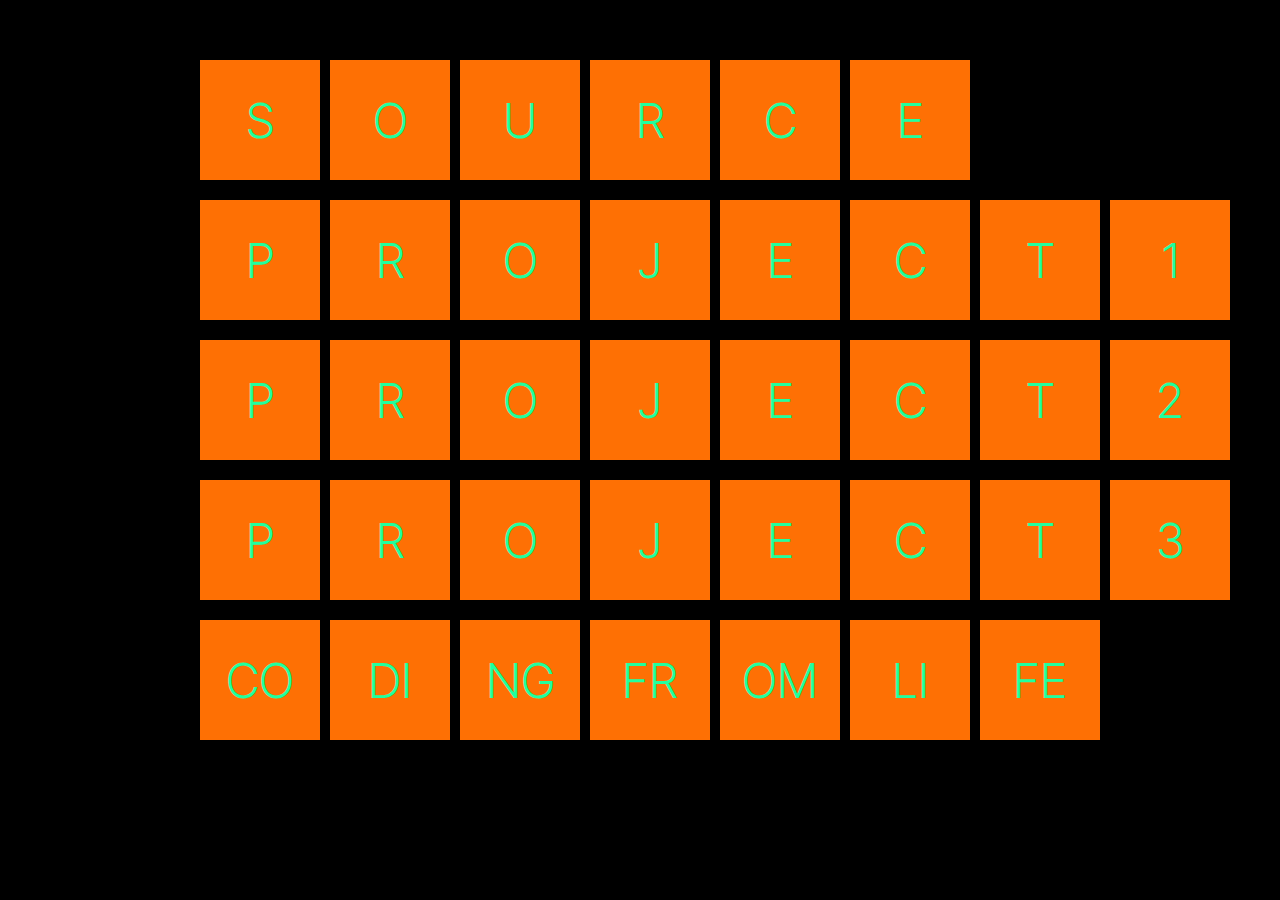
<file: index.html>
<!DOCTYPE html>
<html lang="en">
<head>
  <link rel="stylesheet" href="style.css">
  <meta charset="UTF-8">
  <meta name="viewport" content="width=device-width, initial-scale=1.0">
  <title>Shiyue Wang</title>
</head>
<body>
  <a style="display:block; cursor: pointer;" href="https://source.f22.href.blue/">
 <div class="heading">
    <div class="wrapper"><p class="heading-text">S</p></div>
    <div class="wrapper"><p class="heading-text">O</p></div>
    <div class="wrapper"><p class="heading-text">U</p></div>
    <div class="wrapper"><p class="heading-text">R</p></div>
    <div class="wrapper"><p class="heading-text">C</p></div>
    <div class="wrapper"><p class="heading-text">E</p></div>
  </div>
</a>

  <a style="display:block; cursor: pointer;" href="Project-1/index.html">
  <div class="project1">
    <div class="wrapper"><p class="heading-text">P</p></div>
    <div class="wrapper"><p class="heading-text">R</p></div>
    <div class="wrapper"><p class="heading-text">O</p></div>
    <div class="wrapper"><p class="heading-text">J</p></div>
    <div class="wrapper"><p class="heading-text">E</p></div>
    <div class="wrapper"><p class="heading-text">C</p></div>
    <div class="wrapper"><p class="heading-text">T</p></div>
    <div class="wrapper"><p class="heading-text">1</p></div>
    </div>
  </a>

  <a style="display:block; cursor: pointer;" href="Project-2/index.html">
  <div class="project2">
    <div class="wrapper"><p class="heading-text">P</p></div>
    <div class="wrapper"><p class="heading-text">R</p></div>
    <div class="wrapper"><p class="heading-text">O</p></div>
    <div class="wrapper"><p class="heading-text">J</p></div>
    <div class="wrapper"><p class="heading-text">E</p></div>
    <div class="wrapper"><p class="heading-text">C</p></div>
    <div class="wrapper"><p class="heading-text">T</p></div>
    <div class="wrapper"><p class="heading-text">2</p></div>

    </div>
    </a>

    <a style="display:block; cursor: pointer;" href="../source-website/Project-3/index.html">
    <div class="project3">
      <div class="wrapper"><p class="heading-text">P</p></div>
      <div class="wrapper"><p class="heading-text">R</p></div>
      <div class="wrapper"><p class="heading-text">O</p></div>
      <div class="wrapper"><p class="heading-text">J</p></div>
      <div class="wrapper"><p class="heading-text">E</p></div>
      <div class="wrapper"><p class="heading-text">C</p></div>
      <div class="wrapper"><p class="heading-text">T</p></div>
      <div class="wrapper"><p class="heading-text">3</p></div>
      </div>
</a>

<a style="display:block; cursor: pointer;" href="exercises/coding-from-life/index.html">
  <div class="codingfromlife">
    <div class="wrapper"><p class="heading-text">CO</p></div>
    <div class="wrapper"><p class="heading-text">DI</p></div>
    <div class="wrapper"><p class="heading-text">NG</p></div>
    <div class="wrapper"><p class="heading-text">FR</p></div>

    <div class="wrapper"><p class="heading-text">OM</p></div>
    <div class="wrapper"><p class="heading-text">LI</p></div>
    <div class="wrapper"><p class="heading-text">FE</p></div>

 </div>
</a>




</body>


</html>
</file>
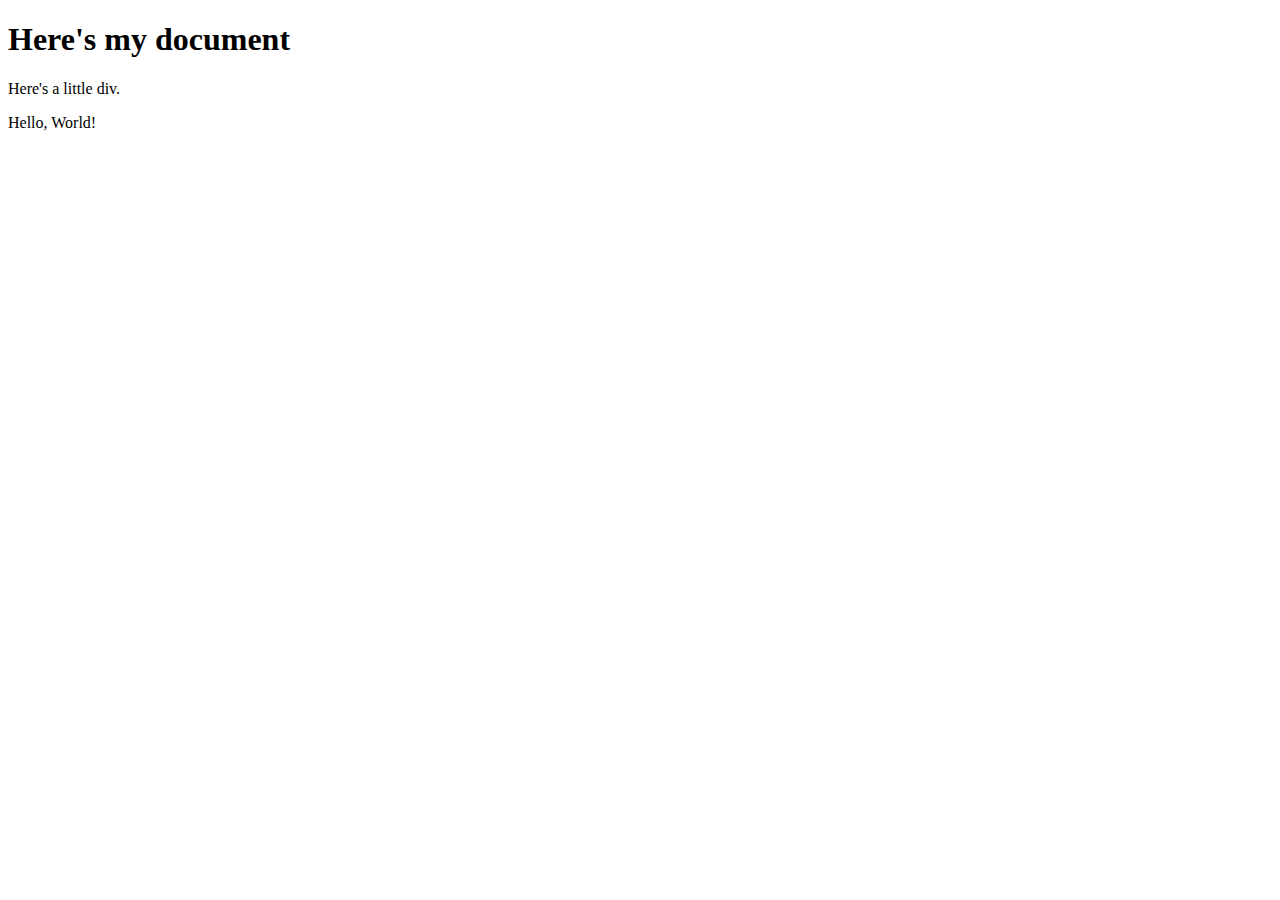
<file: JS/index.html>
<!DOCTYPE html>
<html lang="en">
<head>
  <meta charset="UTF-8">
  <meta http-equiv="X-UA-Compatible" content="IE=edge">
  <meta name="viewport" content="width=device-width, initial-scale=1.0">
  <title>Document</title>
</head>
<body>
  <h1>Here's my document</h1>  
  <div>Here's a little div.</div>
  <p id="my-text"></p>



  <script src="script.js"></script>
</body>
</html>
</file>
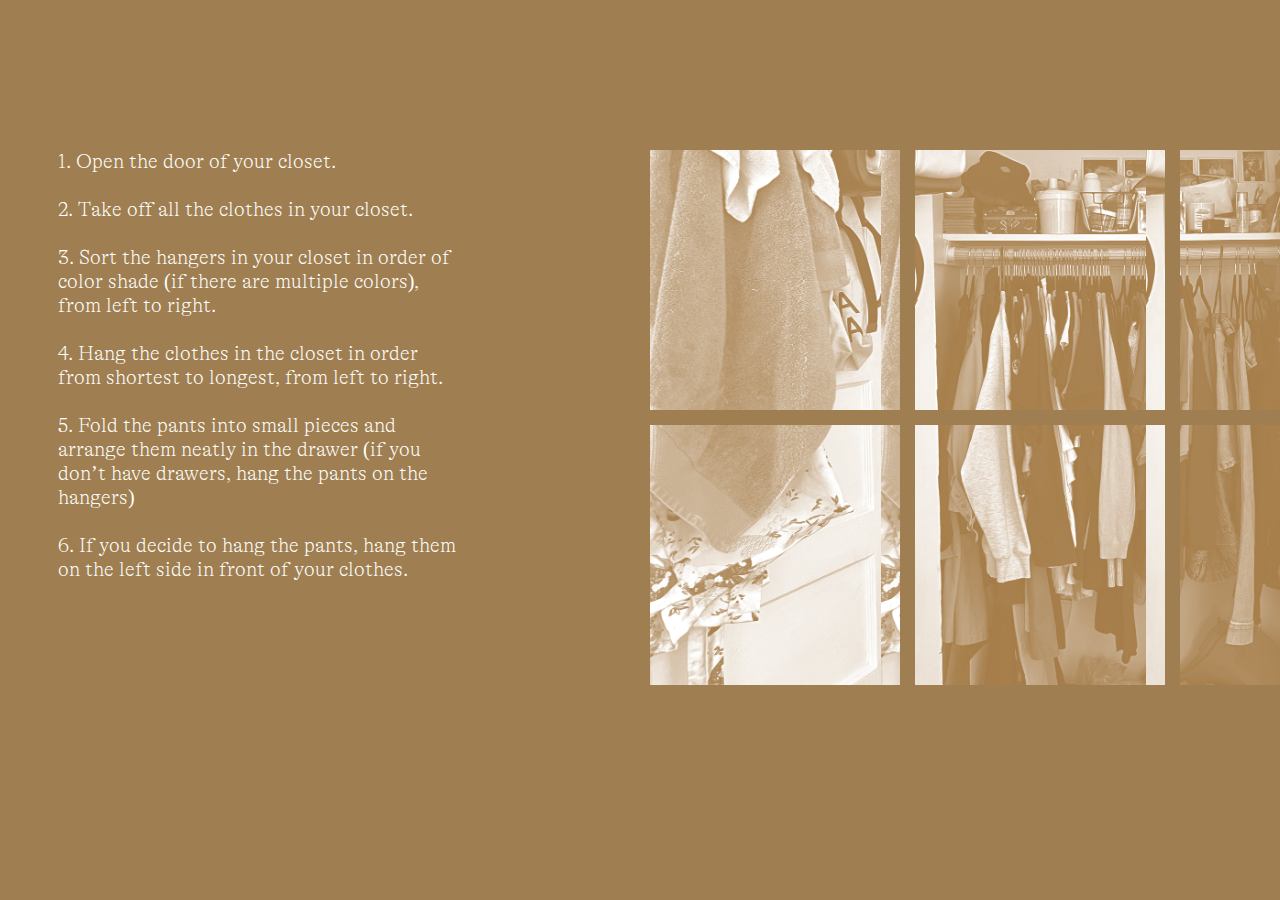
<file: Project-1/index.html>
<!DOCTYPE html>
<html lang="en">
<head>
  <meta charset="UTF-8">
  <meta name="viewport" content="width=device-width, initial-scale=1.0">
  <title>Get your closet back to order</title>
  <link href="style.css" rel="stylesheet">
</head>

<body>
  <div class="text">
    1. Open the door of your closet. <br><br>
2. Take off all the clothes in your closet.<br><br>
3. Sort the hangers in your closet in order of color shade (if there are multiple colors), from left to right.<br><br>
4. Hang the clothes in the closet in order from shortest to longest, from left to right.<br><br>
5. Fold the pants into small pieces and arrange them neatly in the drawer (if you don’t have drawers, hang the pants on the hangers)<br><br>
6. If you decide to hang the pants, hang them on the left side in front of your clothes.


  
  </div>
  <div class="container-1" tabindex="0"></div>
  <div class="container-2" tabindex="0"></div>
  <div class="container-3" tabindex="0"></div>
  <div class="container-4" tabindex="0"></div>
  <div class="container-5" tabindex="0"></div>
  <div class="container-6" tabindex="0"></div>





    
  













 




</body>

</html>
</file>
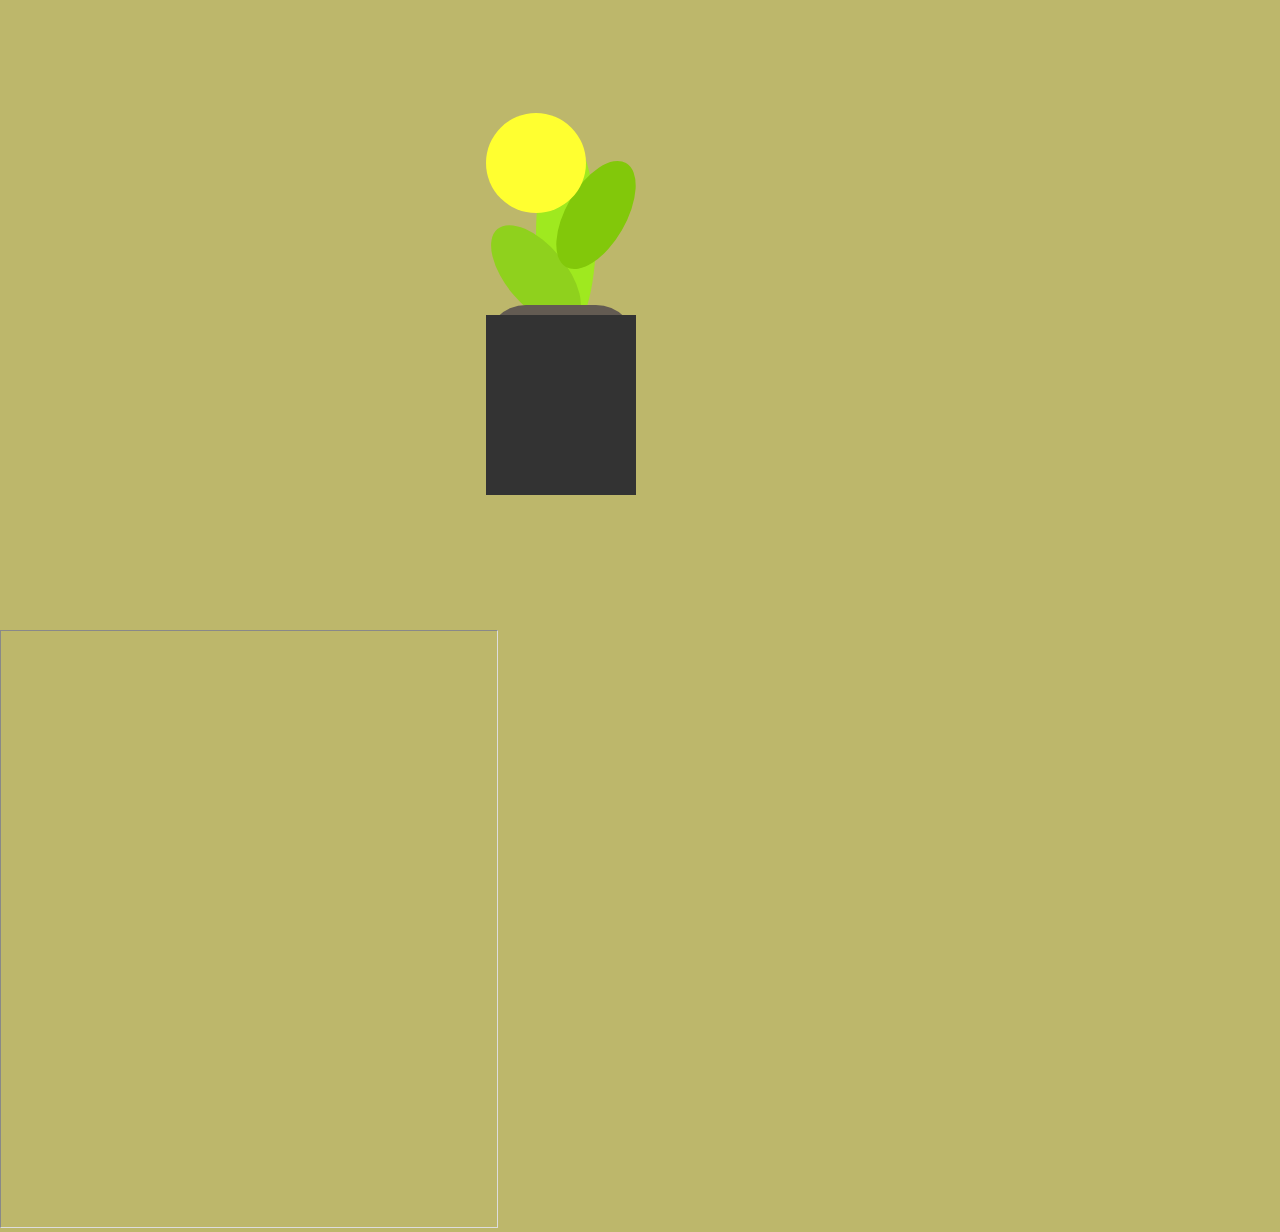
<file: exercises/coding-from-life/index.html>
<!DOCTYPE html>
<html lang="en">
<head>
  <meta charset="UTF-8">
  <meta http-equiv="X-UA-Compatible" content="IE=edge">
  <meta name="viewport" content="width=device-width, initial-scale=1.0">
  <title>20220927</title>
  <link rel="stylesheet" href="reset.css">
  <link rel="stylesheet" href="main.css">
</head>
<body>

<div class="container">
<div class="plant">
  <div class="plant-top"></div>

  <div class="plant-pot">

  </div>
  <div class="plant-leaves-1 plant-leaves"></div>
  <div class="plant-leaves-2 plant-leaves"></div>
  <div class="plant-leaves-3 plant-leaves"></div>
</div>
<div class="candle"></div>
<div class="smile"></div>
<div class="tape"></div>


</div>


</div>

<iframe src="http://www.staggeringbeauty.com/" style="border: 1px inset #ddd" width="498" height="598"></iframe>
</body>
</html>
</file>
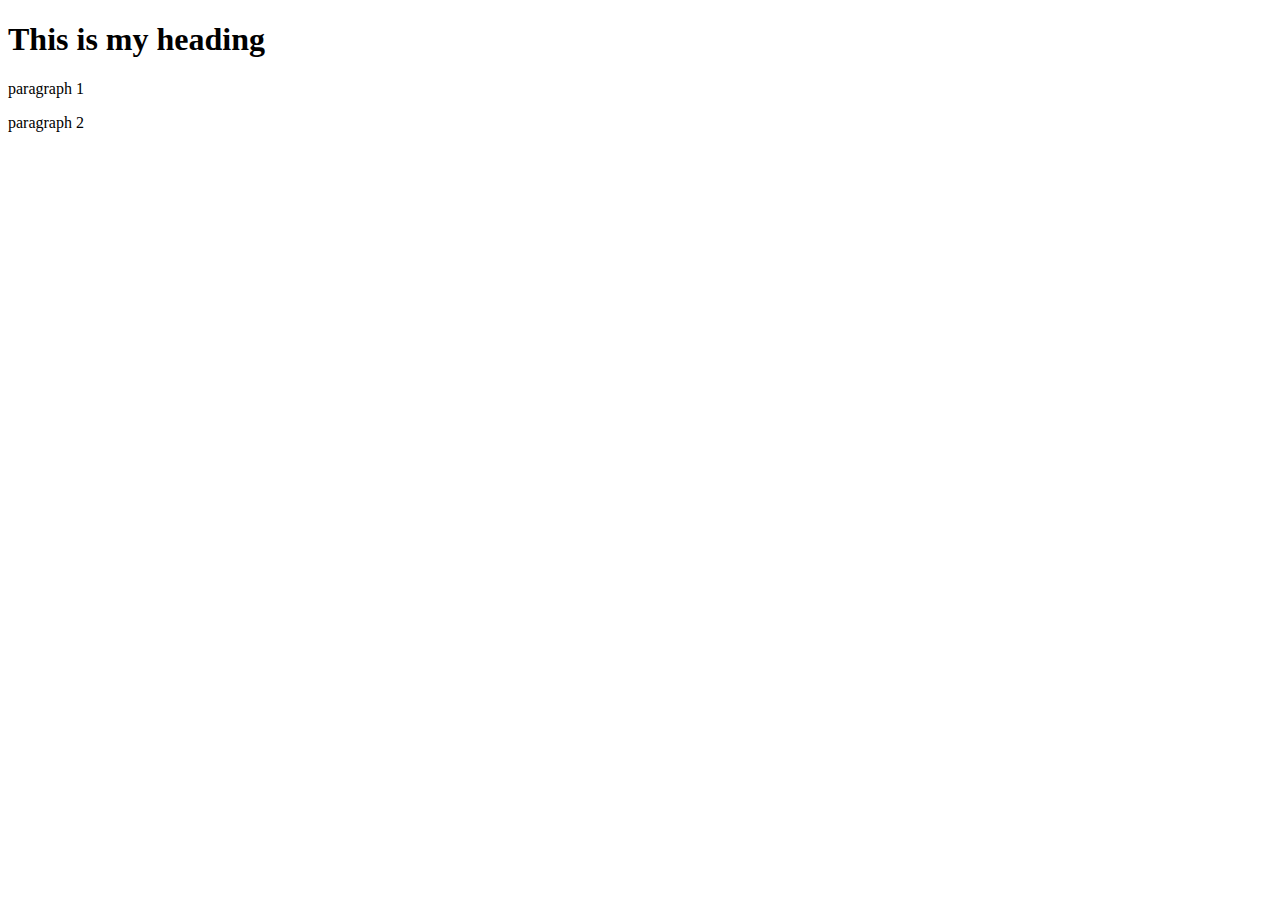
<file: JS/html/index.html>
<!DOCTYPE html>
<html lang="en">
<head>
  <meta charset="UTF-8">
  <meta http-equiv="X-UA-Compatible" content="IE=edge">
  <meta name="viewport" content="width=device-width, initial-scale=1.0">
  <title>Document</title>
<style>

</style>
</head>
<body>
    <h1 id="heading">This is my heading</h1>
    <p>paragraph 1</p>
    <p>paragraph 2</p>
<ul></ul>
</body>
</html>
</file>
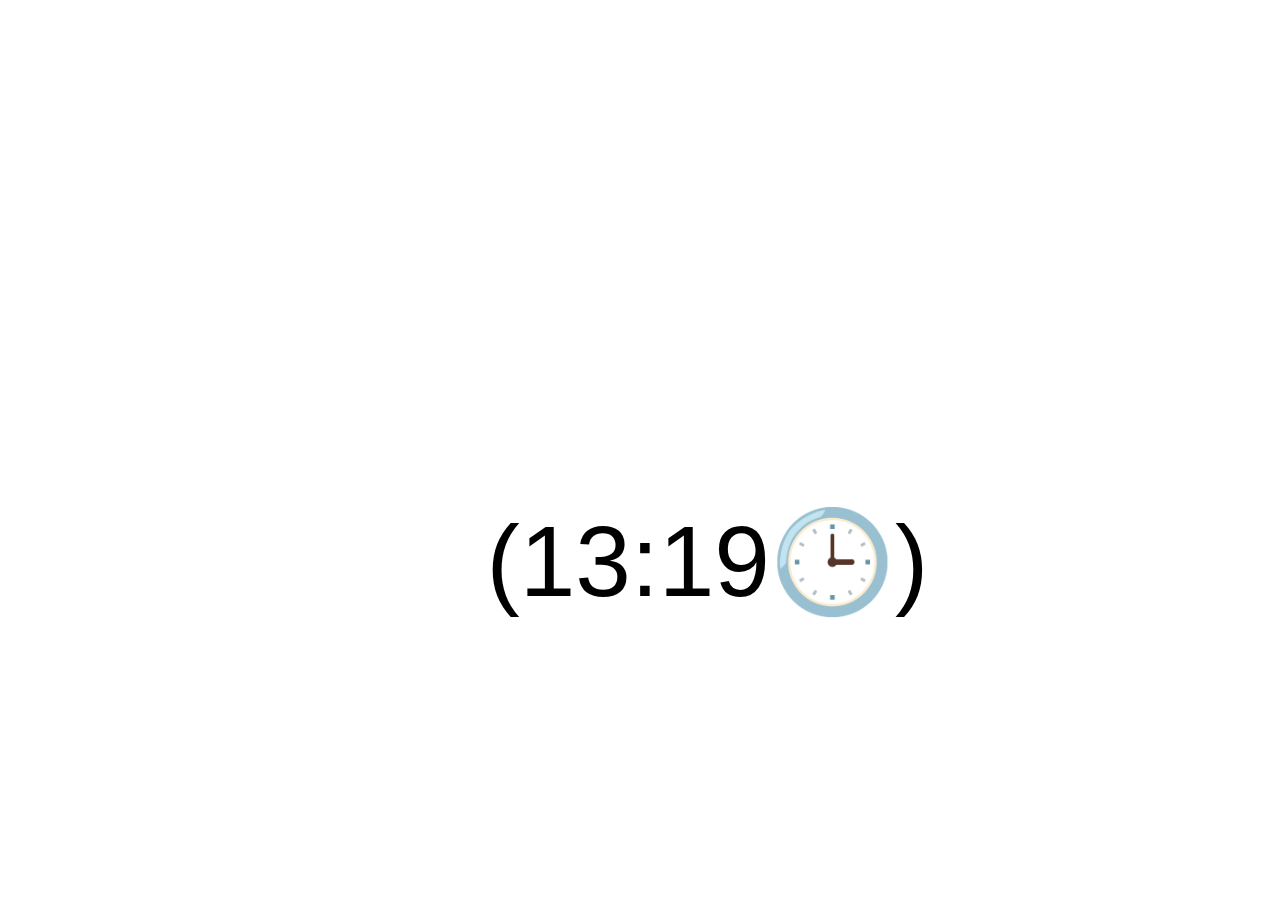
<file: exercises/coding-from-life/ambient/index.html>
<!DOCTYPE html>
<html lang="en">
<head>
    <meta charset="UTF-8">
    <meta http-equiv="X-UA-Compatible" content="IE=edge">
    <meta name="viewport" content="width=device-width, initial-scale=1.0">
    <title>ambient</title>
<style>
    p{
        font-size:100px;
        font-family: sans-serif;
        text-align:center;
        /* animation: gradient 1s ease infinite; */
    }
    body{
        background:linear-gradient(0.25turn, #0D3CD1, #A2D4ED, #4698C6, #A2D4ED, #0D3CD1;);
        animation-name: linearGradient;
        /* animation-duration: 3s; */
        animation-iteration-count: infinite;
        height:100vh;
    }
    #content{
        position: absolute;
        bottom:20%;
        left:38%;

    }

    @keyframes blink{
        0%{
            opacity: 1.0;
        }
        50% {
            opacity: 0.0;
        }
        100%{
            opacity: 1.0;
        }
    }

    @keyframes linearGradient{
        0% {
            background-position: 0vw 0vw;
        }
        50% {
            background-position: 100vw 0vw;
        }
        100% {
            background-position: 0vw 0vw;
        }
    }
</style>
</head>
<body>
 <div id="content">
<p id="currentTemperature"></p>
<p id="currentTime"></p>
</div>

<script>
    let tempE1 = document.querySelector('#currentTemperature');
    const url = 'https://api.open-meteo.com/v1/forecast?latitude=40.71&longitude=-74.01&current_weather=true&temperature_unit=fahrenheit';

    fetch(url)
    .then((response) => response.json())
    .then((data) => {
        console.log(data);
        let currentTemp = data['current_weather']['temperature'];
        tempE1.innerText = '(' + currentTemp+ '°'+ '😨' + ')';
        if (currentTemp > 60) {
            document.body.style.background = 'orange'; 
        }
        else{
            //tempE1.style.color = 'white'
            document.body.style.background = 'linear-gradient(0.25turn, #0D3CD1, #A2D4ED, #4698C6, #A2D4ED, #0D3CD1)';
            document.body.style.color = '#0D3CD1';
        }
                // console.log(data['current_weather']['windspeed'])
        let windspeed = data['current_weather']['windspeed'];
        document.body.style.animationDuration = windspeed + 's';

    });

    
//    fetch(url)
//     .then((response) => response.json())
//     .then((data) => {
//         console.log(data);
//         let currentTime = data['hourly']['time'];
//         hourly.innerText = currentTime;+'🕒'
//     });
let hourly = document.querySelector('#currentTime');
let now = new Date();
hourly.innerText = '(' + now.getHours()+':' + now.getMinutes() + '🕒' + ')';


</script>
</body>

</html>
</file>
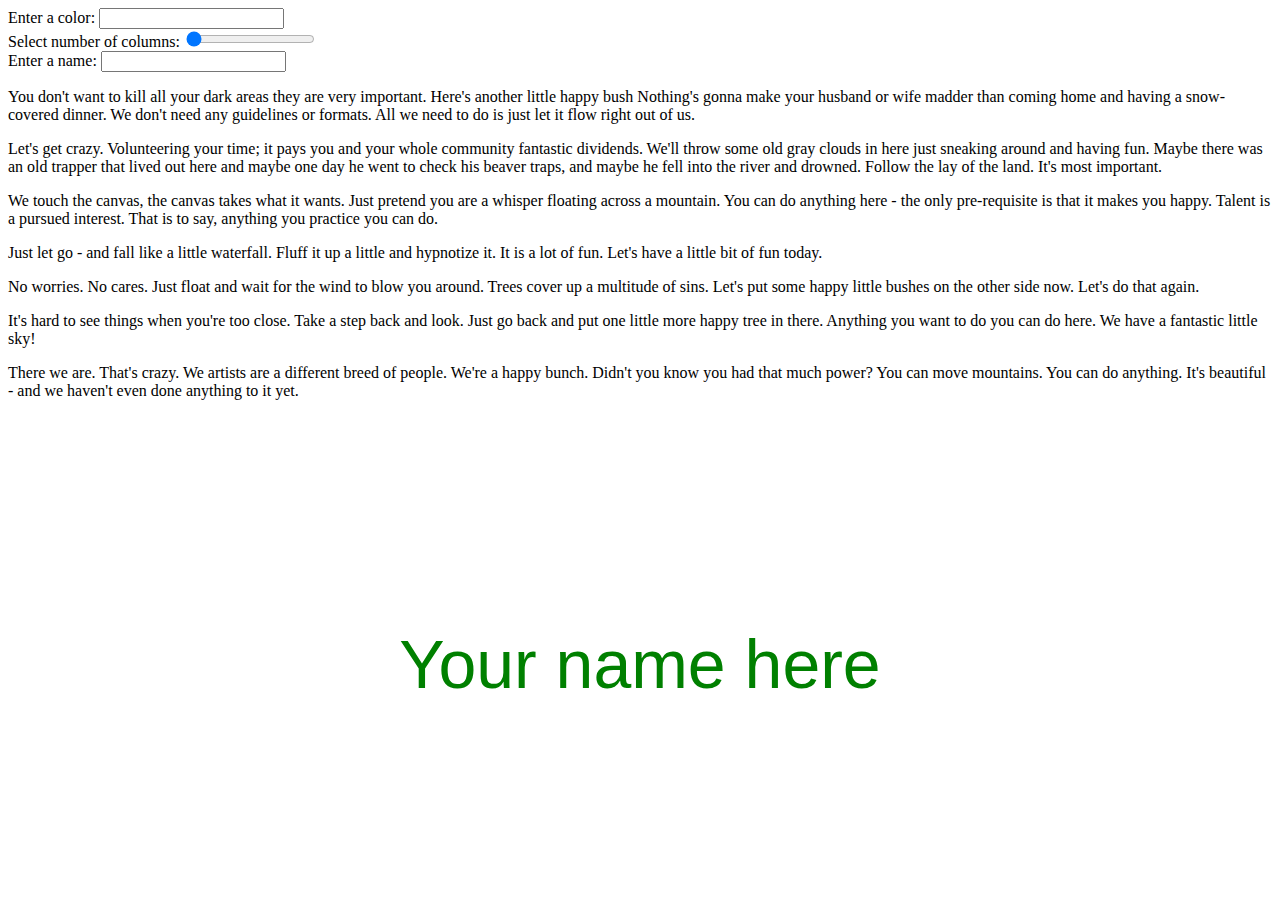
<file: exercises/coding-from-life/talk-to-me/index.html>
<!DOCTYPE html>
<html lang="en">
<head>
  <meta charset="UTF-8">
  <meta http-equiv="X-UA-Compatible" content="IE=edge">
  <meta name="viewport" content="width=device-width, initial-scale=1.0">
  <title>Talk to Me</title>
  <style>
    .big-type {
      color: green;
      font-size: 68px;
      font-family: sans-serif;
      text-align: center;
      margin-top: 25vh;
    }
  </style>
</head>
<body>
  <form>
    <div class="form-example">
      <label for="color-input">Enter a color: </label>
      <input name="color-input" id="color">
    </div>
    <div class="form-example">
      <label for="column-input">Select number of columns: </label>
      <input type="range" value="1" min="1" max="12" name="column-input" id="columns">
    </div>
    <div class="form-example">
      <label for="name-input">Enter a name: </label>
      <input name="name-input" id="name">
    </div>
  </form>
  <div class="text">
    <p>You don't want to kill all your dark areas they are very important. Here's another little happy bush Nothing's gonna make your husband or wife madder than coming home and having a snow-covered dinner. We don't need any guidelines or formats. All we need to do is just let it flow right out of us.</p>
    <p>Let's get crazy. Volunteering your time; it pays you and your whole community fantastic dividends. We'll throw some old gray clouds in here just sneaking around and having fun. Maybe there was an old trapper that lived out here and maybe one day he went to check his beaver traps, and maybe he fell into the river and drowned. Follow the lay of the land. It's most important.</p>
    <p>We touch the canvas, the canvas takes what it wants. Just pretend you are a whisper floating across a mountain. You can do anything here - the only pre-requisite is that it makes you happy. Talent is a pursued interest. That is to say, anything you practice you can do.</p>
    <p>Just let go - and fall like a little waterfall. Fluff it up a little and hypnotize it. It is a lot of fun. Let's have a little bit of fun today.</p>
    <p>No worries. No cares. Just float and wait for the wind to blow you around. Trees cover up a multitude of sins. Let's put some happy little bushes on the other side now. Let's do that again.</p>
    <p>It's hard to see things when you're too close. Take a step back and look. Just go back and put one little more happy tree in there. Anything you want to do you can do here. We have a fantastic little sky!</p>
    <p>There we are. That's crazy. We artists are a different breed of people. We're a happy bunch. Didn't you know you had that much power? You can move mountains. You can do anything. It's beautiful - and we haven't even done anything to it yet.</p>
  </div>
  <div class="big-type">
    Your name here
  </div>
  <script>
    // Get the input element
    let inputEl = document.querySelector('#color');

    // Add an event listener that handles input events from the user
    inputEl.addEventListener('input', () => {
      // Get the current value of input
      let value = inputEl.value;

      // How do we set the background color of the body?
      // Get the body element.
      let bodyEl = document.querySelector('body');

      // Set the background color.
      bodyEl.style.backgroundColor = value;
    });
    
    let columnInputEl = document.querySelector('#columns');
    columnInputEl.addEventListener('input', () => {
      let value = columnInputEl.value;
      let textEl = document.querySelector('.text');
      textEl.style.columns = value;
    });

    let nameInputEl = document.querySelector('#name');
    nameInputEl.addEventListener('input', () => {
      let value = nameInputEl.value;
      let nameEl = document.querySelector('.big-type');
      nameEl.innerText = value;
    });

    let fontSize = 10;

    window.addEventListener('keydown', (event) => {      
      let key = event.key;
      let nameEl = document.querySelector('.big-type');
      nameEl.style.letterSpacing = key + 'em';
      nameEl.style.opacity = key/10;

      fontSize = fontSize + 5;
      nameEl.style.fontSize = fontSize + 'px';
    });
  </script>
</body>
</html>
</file>
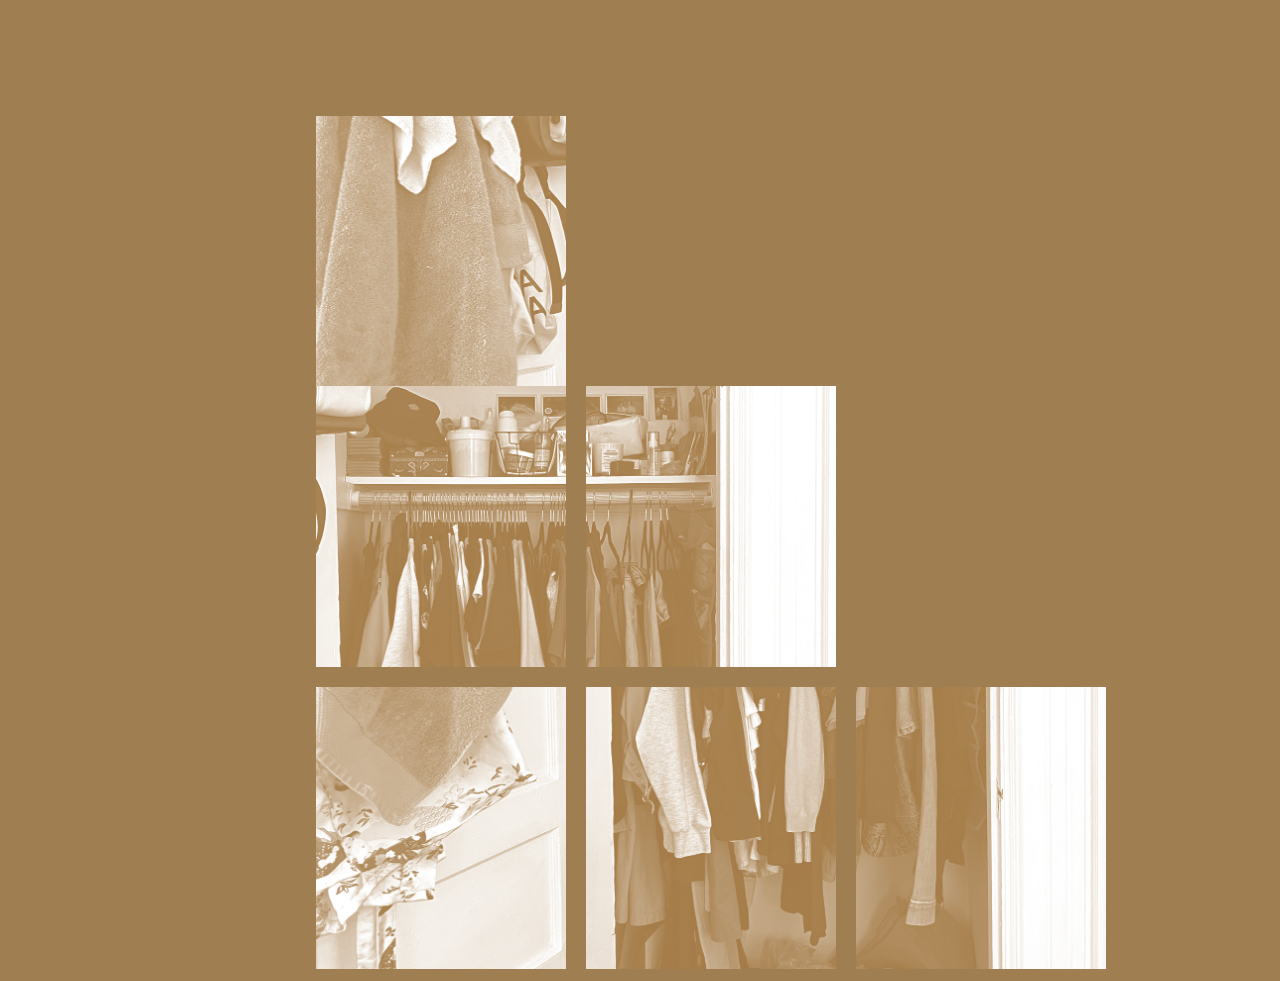
<file: Project-1/index-2.html>
<!DOCTYPE html>
<html lang="en">
<head>
  <meta charset="UTF-8">
  <meta name="viewport" content="width=device-width, initial-scale=1.0">
  <title>Get your wardrobe back to order</title>
  <link href="style2.css" rel="stylesheet">
</head>

<body>
  <div class="steps-container">
 <div class="images">
  <img id="previous" src="narrows/left.png">
<image id="image" src="step-1/step1_11.jpg" width="250px"></image>
<img id="next" src="narrows/right.png">
</div>





 <image src="step-1/step1_22.jpg" width="250px"></image>
 <image src="step-1/step1_33.jpg" width="250px"></image>
 <br>
 <image src="step-1/step1_44.jpg" width="250px"></image>
 <image src="step-1/step1_55.jpg" width="250px"></image>
 <image src="step-1/step1_66.jpg" width="250px"></image>

</div>



 
 



<script src="http://code.jquery.com/jquery-1.11.0.min.js"></script>
<script>
    $( document ).ready(function() {

        var images = [
            "step-1/step1_11.jpg",
            "step-1/text-1.jpg",
            "step-2/step2_11.jpg",
            "step-1/text-2.jpg",

            "step-3/step3_11.jpg",
            "step-1/text-3.jpg",


            
      
        ];

var imageIndex = 0;

        $("#previous").on("click", function(){          
            imageIndex = (imageIndex + images.length -1) % (images.length);    
            $("#image").attr('src', images[imageIndex]);
        });

        $("#next").on("click", function(){
            imageIndex = (imageIndex+1) % (images.length);    
            $("#image").attr('src', images[imageIndex]);
        });

        $("#images").attr(images[0]);

    });
</script>

</body>

</html>
</file>
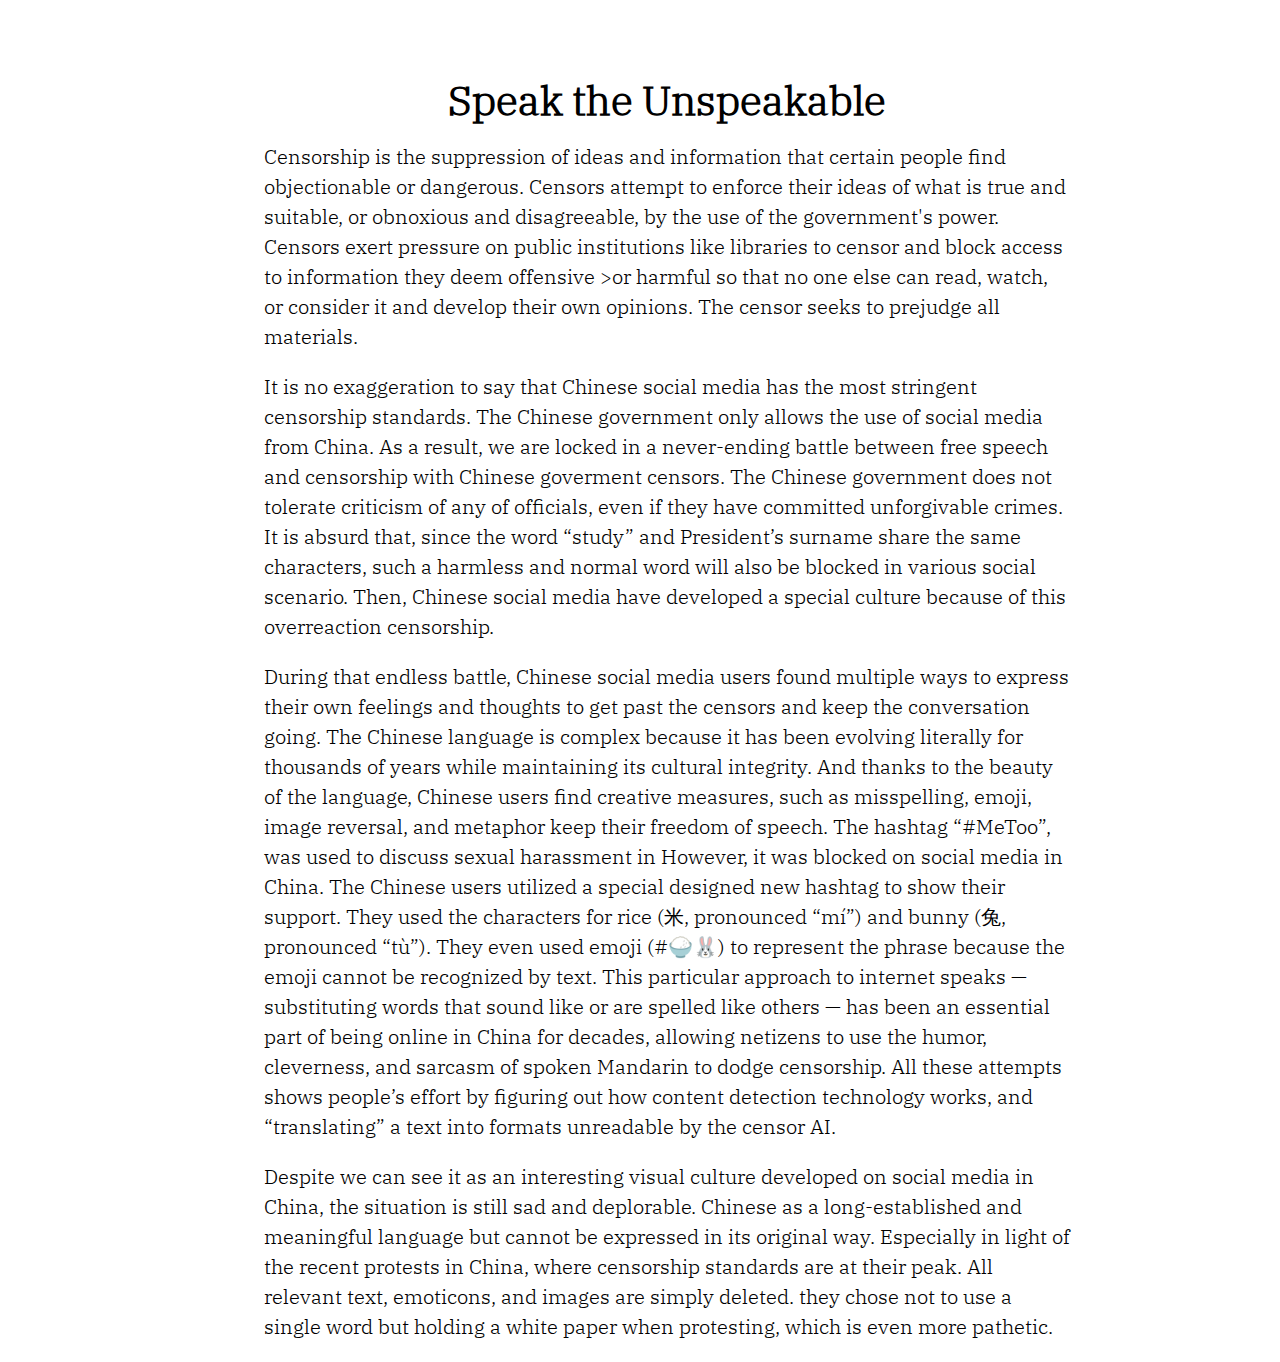
<file: Project-3/essay.html>
<!DOCTYPE html>
<html lang="en">
<head>
  <meta charset="UTF-8">
  <meta name="viewport" content="width=device-width, initial-scale=1.0">
  <title>Speak the Unspeakable</title>


</head>
<body>
<article class="highlight">
    <h1>
        <span onmouseenter="on(this)" onmouseleave="off(this)">Speak</span>
        <span onmouseenter="on(this)" onmouseleave="off(this)">the</span>
        <span onmouseenter="on(this)" onmouseleave="off(this)"> Unspeakable</span>
    </h1>
<p>
  <span onmouseenter="on(this)" onmouseleave="off(this)">Censorship</span>
  <span onmouseenter="on(this)" onmouseleave="off(this)">is</span>
  <span onmouseenter="on(this)" onmouseleave="off(this)">the</span>
  <span onmouseenter="on(this)" onmouseleave="off(this)">suppression</span>
  <span onmouseenter="on(this)" onmouseleave="off(this)">of</span>
  <span onmouseenter="on(this)" onmouseleave="off(this)">ideas</span>
  <span onmouseenter="on(this)" onmouseleave="off(this)">and </span>
  <span onmouseenter="on(this)" onmouseleave="off(this)">information</span>
  <span onmouseenter="on(this)" onmouseleave="off(this)">that</span>
  <span onmouseenter="on(this)" onmouseleave="off(this)">certain</span>
  <span onmouseenter="on(this)" onmouseleave="off(this)">people</span>
  <span onmouseenter="on(this)" onmouseleave="off(this)">find</span>
  <span onmouseenter="on(this)" onmouseleave="off(this)">objectionable</span>
  <span onmouseenter="on(this)" onmouseleave="off(this)">or</span>
  <span onmouseenter="on(this)" onmouseleave="off(this)">dangerous.</span>
  <span onmouseenter="on(this)" onmouseleave="off(this)">Censors</span>
  <span onmouseenter="on(this)" onmouseleave="off(this)">attempt</span>
  <span onmouseenter="on(this)" onmouseleave="off(this)">to</span>
  <span onmouseenter="on(this)" onmouseleave="off(this)">enforce</span>
  <span onmouseenter="on(this)" onmouseleave="off(this)">their</span>
  <span onmouseenter="on(this)" onmouseleave="off(this)">ideas</span>
  <span onmouseenter="on(this)" onmouseleave="off(this)">of</span>
  <span onmouseenter="on(this)" onmouseleave="off(this)">what</span>
  <span onmouseenter="on(this)" onmouseleave="off(this)">is</span>
  <span onmouseenter="on(this)" onmouseleave="off(this)">true</span>
  <span onmouseenter="on(this)" onmouseleave="off(this)">and</span>
  <span onmouseenter="on(this)" onmouseleave="off(this)">suitable,</span>
  <span onmouseenter="on(this)" onmouseleave="off(this)">or</span>
  <span onmouseenter="on(this)" onmouseleave="off(this)">obnoxious</span>
  <span onmouseenter="on(this)" onmouseleave="off(this)">and</span>
  <span onmouseenter="on(this)" onmouseleave="off(this)">disagreeable,</span>
  <span onmouseenter="on(this)" onmouseleave="off(this)">by</span>
  <span onmouseenter="on(this)" onmouseleave="off(this)">the</span>
  <span onmouseenter="on(this)" onmouseleave="off(this)">use</span>
  <span onmouseenter="on(this)" onmouseleave="off(this)">of</span>
  <span onmouseenter="on(this)" onmouseleave="off(this)">the</span>
  <span onmouseenter="on(this)" onmouseleave="off(this)">government's</span>
  <span onmouseenter="on(this)" onmouseleave="off(this)">power.</span>
  <span onmouseenter="on(this)" onmouseleave="off(this)">Censors</span>
  <span onmouseenter="on(this)" onmouseleave="off(this)">exert</span>
  <span onmouseenter="on(this)" onmouseleave="off(this)">pressure</span>
  <span onmouseenter="on(this)" onmouseleave="off(this)">on</span>
  <span onmouseenter="on(this)" onmouseleave="off(this)">public</span>
  <span onmouseenter="on(this)" onmouseleave="off(this)">institutions</span>
  <span onmouseenter="on(this)" onmouseleave="off(this)">like</span>
  <span onmouseenter="on(this)" onmouseleave="off(this)">libraries</span>
  <span onmouseenter="on(this)" onmouseleave="off(this)">to</span>
  <span onmouseenter="on(this)" onmouseleave="off(this)">censor</span>
  <span onmouseenter="on(this)" onmouseleave="off(this)">and</span>
  <span onmouseenter="on(this)" onmouseleave="off(this)">block</span>
  <span onmouseenter="on(this)" onmouseleave="off(this)">access</span>
  <span onmouseenter="on(this)" onmouseleave="off(this)">to</span>
  <span onmouseenter="on(this)" onmouseleave="off(this)">information</span>
  <span onmouseenter="on(this)" onmouseleave="off(this)">they</span>
  <span onmouseenter="on(this)" onmouseleave="off(this)">deem</span>
  <span onmouseenter="on(this)" onmouseleave="off(this)">offensive</span>
  <span onmouseenter="on(this)" onmouseleave="off(this)">>or</span>
  <span onmouseenter="on(this)" onmouseleave="off(this)">harmful</span>
  <span onmouseenter="on(this)" onmouseleave="off(this)">so</span>
  <span onmouseenter="on(this)" onmouseleave="off(this)">that</span>
  <span onmouseenter="on(this)" onmouseleave="off(this)">no</span>
  <span onmouseenter="on(this)" onmouseleave="off(this)">one</span>
  <span onmouseenter="on(this)" onmouseleave="off(this)">else</span>
  <span onmouseenter="on(this)" onmouseleave="off(this)">can</span>
  <span onmouseenter="on(this)" onmouseleave="off(this)">read,</span>
  <span onmouseenter="on(this)" onmouseleave="off(this)">watch,</span>
  <span onmouseenter="on(this)" onmouseleave="off(this)">or</span>
  <span onmouseenter="on(this)" onmouseleave="off(this)">consider</span>
  <span onmouseenter="on(this)" onmouseleave="off(this)">it</span>
  <span onmouseenter="on(this)" onmouseleave="off(this)">and</span>
  <span onmouseenter="on(this)" onmouseleave="off(this)">develop</span>
  <span onmouseenter="on(this)" onmouseleave="off(this)">their</span>
  <span onmouseenter="on(this)" onmouseleave="off(this)">own</span>
  <span onmouseenter="on(this)" onmouseleave="off(this)">opinions.</span>
  <span onmouseenter="on(this)" onmouseleave="off(this)">The</span>
  <span onmouseenter="on(this)" onmouseleave="off(this)">censor</span>
  <span onmouseenter="on(this)" onmouseleave="off(this)">seeks</span>
  <span onmouseenter="on(this)" onmouseleave="off(this)">to</span>
  <span onmouseenter="on(this)" onmouseleave="off(this)">prejudge</span>
  <span onmouseenter="on(this)" onmouseleave="off(this)">all</span>
  <span onmouseenter="on(this)" onmouseleave="off(this)">materials.</span>
</p>
<p>
<span onmouseenter="on(this)" onmouseleave="off(this)">It</span>
<span onmouseenter="on(this)" onmouseleave="off(this)">is</span>
<span onmouseenter="on(this)" onmouseleave="off(this)">no</span>
<span onmouseenter="on(this)" onmouseleave="off(this)">exaggeration</span>
<span onmouseenter="on(this)" onmouseleave="off(this)">to</span>
<span onmouseenter="on(this)" onmouseleave="off(this)">say</span>
<span onmouseenter="on(this)" onmouseleave="off(this)">that</span>
<span onmouseenter="on(this)" onmouseleave="off(this)">Chinese</span>
<span onmouseenter="on(this)" onmouseleave="off(this)">social</span>
<span onmouseenter="on(this)" onmouseleave="off(this)">media</span>
<span onmouseenter="on(this)" onmouseleave="off(this)">has</span>
<span onmouseenter="on(this)" onmouseleave="off(this)">the</span>
<span onmouseenter="on(this)" onmouseleave="off(this)">most</span>
<span onmouseenter="on(this)" onmouseleave="off(this)">stringent</span>
<span onmouseenter="on(this)" onmouseleave="off(this)">censorship</span>
<span onmouseenter="on(this)" onmouseleave="off(this)"> standards.</span>
<span onmouseenter="on(this)" onmouseleave="off(this)">The</span>
<span onmouseenter="on(this)" onmouseleave="off(this)">Chinese</span>
<span onmouseenter="on(this)" onmouseleave="off(this)">government</span>
<span onmouseenter="on(this)" onmouseleave="off(this)">only</span>
<span onmouseenter="on(this)" onmouseleave="off(this)">allows</span>
<span onmouseenter="on(this)" onmouseleave="off(this)">the</span>
<span onmouseenter="on(this)" onmouseleave="off(this)">use</span>
<span onmouseenter="on(this)" onmouseleave="off(this)">of</span>
<span onmouseenter="on(this)" onmouseleave="off(this)">social</span>
<span onmouseenter="on(this)" onmouseleave="off(this)">media</span>
<span onmouseenter="on(this)" onmouseleave="off(this)">from</span>
<span onmouseenter="on(this)" onmouseleave="off(this)">China.</span>
<span onmouseenter="on(this)" onmouseleave="off(this)">As</span>
<span onmouseenter="on(this)" onmouseleave="off(this)">a</span>
<span onmouseenter="on(this)" onmouseleave="off(this)">result,</span>
<span onmouseenter="on(this)" onmouseleave="off(this)">we</span>
<span onmouseenter="on(this)" onmouseleave="off(this)">are</span>
<span onmouseenter="on(this)" onmouseleave="off(this)">locked</span>
<span onmouseenter="on(this)" onmouseleave="off(this)">in</span>
<span onmouseenter="on(this)" onmouseleave="off(this)">a</span>
<span onmouseenter="on(this)" onmouseleave="off(this)">never-ending</span>
<span onmouseenter="on(this)" onmouseleave="off(this)">battle</span>
<span onmouseenter="on(this)" onmouseleave="off(this)">between</span>
<span onmouseenter="on(this)" onmouseleave="off(this)">free</span>
<span onmouseenter="on(this)" onmouseleave="off(this)">speech</span>
<span onmouseenter="on(this)" onmouseleave="off(this)">and</span>
<span onmouseenter="on(this)" onmouseleave="off(this)">censorship</span>
<span onmouseenter="on(this)" onmouseleave="off(this)">with</span>
<span onmouseenter="on(this)" onmouseleave="off(this)">Chinese</span>
<span onmouseenter="on(this)" onmouseleave="off(this)">goverment</span>
<span onmouseenter="on(this)" onmouseleave="off(this)">censors.</span>
<span onmouseenter="on(this)" onmouseleave="off(this)">The</span>
<span onmouseenter="on(this)" onmouseleave="off(this)">Chinese</span>
<span onmouseenter="on(this)" onmouseleave="off(this)">government</span>
<span onmouseenter="on(this)" onmouseleave="off(this)">does</span>
<span onmouseenter="on(this)" onmouseleave="off(this)">not</span>
<span onmouseenter="on(this)" onmouseleave="off(this)">tolerate</span>
<span onmouseenter="on(this)" onmouseleave="off(this)">criticism</span>
<span onmouseenter="on(this)" onmouseleave="off(this)">of</span>
<span onmouseenter="on(this)" onmouseleave="off(this)">any</span>
<span onmouseenter="on(this)" onmouseleave="off(this)">of</span>
<span onmouseenter="on(this)" onmouseleave="off(this)">officials,</span>
<span onmouseenter="on(this)" onmouseleave="off(this)">even </span>
<span onmouseenter="on(this)" onmouseleave="off(this)">if</span>
<span onmouseenter="on(this)" onmouseleave="off(this)">they</span>
<span onmouseenter="on(this)" onmouseleave="off(this)">have</span>
<span onmouseenter="on(this)" onmouseleave="off(this)">committed</span>
<span onmouseenter="on(this)" onmouseleave="off(this)">unforgivable</span>
<span onmouseenter="on(this)" onmouseleave="off(this)">crimes.</span>
<span onmouseenter="on(this)" onmouseleave="off(this)">It</span>
<span onmouseenter="on(this)" onmouseleave="off(this)">is</span>
<span onmouseenter="on(this)" onmouseleave="off(this)">absurd</span>
<span onmouseenter="on(this)" onmouseleave="off(this)">that,</span>
<span onmouseenter="on(this)" onmouseleave="off(this)">since</span>
<span onmouseenter="on(this)" onmouseleave="off(this)">the</span>
<span onmouseenter="on(this)" onmouseleave="off(this)">word</span>
<span onmouseenter="on(this)" onmouseleave="off(this)">“study”</span>
<span onmouseenter="on(this)" onmouseleave="off(this)">and</span>
<span onmouseenter="on(this)" onmouseleave="off(this)">President’s</span>
<span onmouseenter="on(this)" onmouseleave="off(this)">surname</span>
<span onmouseenter="on(this)" onmouseleave="off(this)">share</span>
<span onmouseenter="on(this)" onmouseleave="off(this)">the</span>
<span onmouseenter="on(this)" onmouseleave="off(this)">same</span>
<span onmouseenter="on(this)" onmouseleave="off(this)">characters,</span>
<span onmouseenter="on(this)" onmouseleave="off(this)">such</span>
<span onmouseenter="on(this)" onmouseleave="off(this)">a</span>
<span onmouseenter="on(this)" onmouseleave="off(this)">harmless</span>
<span onmouseenter="on(this)" onmouseleave="off(this)">and</span>
<span onmouseenter="on(this)" onmouseleave="off(this)">normal</span>
<span onmouseenter="on(this)" onmouseleave="off(this)">word</span>
<span onmouseenter="on(this)" onmouseleave="off(this)">will</span>
<span onmouseenter="on(this)" onmouseleave="off(this)">also</span>
<span onmouseenter="on(this)" onmouseleave="off(this)">be</span>
<span onmouseenter="on(this)" onmouseleave="off(this)">blocked</span>
<span onmouseenter="on(this)" onmouseleave="off(this)">in</span>
<span onmouseenter="on(this)" onmouseleave="off(this)">various</span>
<span onmouseenter="on(this)" onmouseleave="off(this)">social</span>
<span onmouseenter="on(this)" onmouseleave="off(this)">scenario.</span>
<span onmouseenter="on(this)" onmouseleave="off(this)">Then,</span>
<span onmouseenter="on(this)" onmouseleave="off(this)">Chinese</span>
<span onmouseenter="on(this)" onmouseleave="off(this)">social</span>
<span onmouseenter="on(this)" onmouseleave="off(this)">media</span>
<span onmouseenter="on(this)" onmouseleave="off(this)">have</span>
<span onmouseenter="on(this)" onmouseleave="off(this)">developed</span>
<span onmouseenter="on(this)" onmouseleave="off(this)">a</span>
<span onmouseenter="on(this)" onmouseleave="off(this)">special</span>
<span onmouseenter="on(this)" onmouseleave="off(this)">culture</span>
<span onmouseenter="on(this)" onmouseleave="off(this)">because</span>
<span onmouseenter="on(this)" onmouseleave="off(this)">of</span>
<span onmouseenter="on(this)" onmouseleave="off(this)">this</span>
<span onmouseenter="on(this)" onmouseleave="off(this)">overreaction</span>
<span onmouseenter="on(this)" onmouseleave="off(this)">censorship.</span>
</p>
<p>
<span onmouseenter="on(this)" onmouseleave="off(this)">During</span>
<span onmouseenter="on(this)" onmouseleave="off(this)">that</span>
<span onmouseenter="on(this)" onmouseleave="off(this)">endless</span>
<span onmouseenter="on(this)" onmouseleave="off(this)">battle,</span>
<span onmouseenter="on(this)" onmouseleave="off(this)">Chinese</span>
<span onmouseenter="on(this)" onmouseleave="off(this)">social</span>
<span onmouseenter="on(this)" onmouseleave="off(this)">media</span>
<span onmouseenter="on(this)" onmouseleave="off(this)">users</span>
<span onmouseenter="on(this)" onmouseleave="off(this)">found</span>
<span onmouseenter="on(this)" onmouseleave="off(this)">multiple</span>
<span onmouseenter="on(this)" onmouseleave="off(this)">ways</span>
<span onmouseenter="on(this)" onmouseleave="off(this)">to</span>
<span onmouseenter="on(this)" onmouseleave="off(this)">express</span>
<span onmouseenter="on(this)" onmouseleave="off(this)">their</span>
<span onmouseenter="on(this)" onmouseleave="off(this)">own</span>
<span onmouseenter="on(this)" onmouseleave="off(this)">feelings</span>
<span onmouseenter="on(this)" onmouseleave="off(this)">and</span>
<span onmouseenter="on(this)" onmouseleave="off(this)">thoughts</span>
<span onmouseenter="on(this)" onmouseleave="off(this)">to</span>
<span onmouseenter="on(this)" onmouseleave="off(this)">get</span>
<span onmouseenter="on(this)" onmouseleave="off(this)">past</span>
<span onmouseenter="on(this)" onmouseleave="off(this)">the</span>
<span onmouseenter="on(this)" onmouseleave="off(this)">censors</span>
<span onmouseenter="on(this)" onmouseleave="off(this)">and</span>
<span onmouseenter="on(this)" onmouseleave="off(this)">keep</span>
<span onmouseenter="on(this)" onmouseleave="off(this)">the</span>
<span onmouseenter="on(this)" onmouseleave="off(this)">conversation</span>
<span onmouseenter="on(this)" onmouseleave="off(this)">going.</span>
<span onmouseenter="on(this)" onmouseleave="off(this)">The</span>
<span onmouseenter="on(this)" onmouseleave="off(this)">Chinese</span>
<span onmouseenter="on(this)" onmouseleave="off(this)">language</span>
<span onmouseenter="on(this)" onmouseleave="off(this)">is</span>
<span onmouseenter="on(this)" onmouseleave="off(this)">complex</span>
<span onmouseenter="on(this)" onmouseleave="off(this)">because</span>
<span onmouseenter="on(this)" onmouseleave="off(this)">it</span>
<span onmouseenter="on(this)" onmouseleave="off(this)">has</span>
<span onmouseenter="on(this)" onmouseleave="off(this)">been</span>
<span onmouseenter="on(this)" onmouseleave="off(this)">evolving</span>
<span onmouseenter="on(this)" onmouseleave="off(this)">literally</span>
<span onmouseenter="on(this)" onmouseleave="off(this)">for</span>
<span onmouseenter="on(this)" onmouseleave="off(this)">thousands</span>
<span onmouseenter="on(this)" onmouseleave="off(this)">of</span>
<span onmouseenter="on(this)" onmouseleave="off(this)">years</span>
<span onmouseenter="on(this)" onmouseleave="off(this)">while</span>
<span onmouseenter="on(this)" onmouseleave="off(this)">maintaining</span>
<span onmouseenter="on(this)" onmouseleave="off(this)">its</span>
<span onmouseenter="on(this)" onmouseleave="off(this)">cultural</span>
<span onmouseenter="on(this)" onmouseleave="off(this)">integrity.</span>
<span onmouseenter="on(this)" onmouseleave="off(this)">And</span>
<span onmouseenter="on(this)" onmouseleave="off(this)">thanks</span>
<span onmouseenter="on(this)" onmouseleave="off(this)">to</span>
<span onmouseenter="on(this)" onmouseleave="off(this)">the</span>
<span onmouseenter="on(this)" onmouseleave="off(this)">beauty</span>
<span onmouseenter="on(this)" onmouseleave="off(this)">of</span>
<span onmouseenter="on(this)" onmouseleave="off(this)">the</span>
<span onmouseenter="on(this)" onmouseleave="off(this)">language,</span>
<span onmouseenter="on(this)" onmouseleave="off(this)">Chinese</span>
<span onmouseenter="on(this)" onmouseleave="off(this)">users</span>
<span onmouseenter="on(this)" onmouseleave="off(this)">find</span>
<span onmouseenter="on(this)" onmouseleave="off(this)">creative</span>
<span onmouseenter="on(this)" onmouseleave="off(this)">measures,</span>
<span onmouseenter="on(this)" onmouseleave="off(this)">such</span>
<span onmouseenter="on(this)" onmouseleave="off(this)">as</span>
<span onmouseenter="on(this)" onmouseleave="off(this)">misspelling,</span>
<span onmouseenter="on(this)" onmouseleave="off(this)">emoji,</span>
<span onmouseenter="on(this)" onmouseleave="off(this)">image</span>
<span onmouseenter="on(this)" onmouseleave="off(this)">reversal,</span>
<span onmouseenter="on(this)" onmouseleave="off(this)">and</span>
<span onmouseenter="on(this)" onmouseleave="off(this)">metaphor</span>
<span onmouseenter="on(this)" onmouseleave="off(this)">keep</span>
<span onmouseenter="on(this)" onmouseleave="off(this)">their</span>
<span onmouseenter="on(this)" onmouseleave="off(this)">freedom</span>
<span onmouseenter="on(this)" onmouseleave="off(this)">of</span>
<span onmouseenter="on(this)" onmouseleave="off(this)">speech.</span>
<span onmouseenter="on(this)" onmouseleave="off(this)">The</span>
<span onmouseenter="on(this)" onmouseleave="off(this)">hashtag</span>
<span onmouseenter="on(this)" onmouseleave="off(this)">“#MeToo”,</span>
<span onmouseenter="on(this)" onmouseleave="off(this)">was</span>
<span onmouseenter="on(this)" onmouseleave="off(this)">used</span>
<span onmouseenter="on(this)" onmouseleave="off(this)">to</span>
<span onmouseenter="on(this)" onmouseleave="off(this)">discuss</span>
<span onmouseenter="on(this)" onmouseleave="off(this)">sexual</span>
<span onmouseenter="on(this)" onmouseleave="off(this)">harassment</span>
<span onmouseenter="on(this)" onmouseleave="off(this)">in</span>
<span onmouseenter="on(this)" onmouseleave="off(this)">However,</span>
<span onmouseenter="on(this)" onmouseleave="off(this)">it</span>
<span onmouseenter="on(this)" onmouseleave="off(this)">was</span>
<span onmouseenter="on(this)" onmouseleave="off(this)">blocked</span>
<span onmouseenter="on(this)" onmouseleave="off(this)">on</span>
<span onmouseenter="on(this)" onmouseleave="off(this)">social</span>
<span onmouseenter="on(this)" onmouseleave="off(this)">media</span>
<span onmouseenter="on(this)" onmouseleave="off(this)">in</span>
<span onmouseenter="on(this)" onmouseleave="off(this)">China.</span>
<span onmouseenter="on(this)" onmouseleave="off(this)">The</span>
<span onmouseenter="on(this)" onmouseleave="off(this)">Chinese</span>
<span onmouseenter="on(this)" onmouseleave="off(this)">users</span>
<span onmouseenter="on(this)" onmouseleave="off(this)">utilized</span>
<span onmouseenter="on(this)" onmouseleave="off(this)">a</span>
<span onmouseenter="on(this)" onmouseleave="off(this)">special</span>
<span onmouseenter="on(this)" onmouseleave="off(this)">designed</span>
<span onmouseenter="on(this)" onmouseleave="off(this)">new</span>
<span onmouseenter="on(this)" onmouseleave="off(this)">hashtag</span>
<span onmouseenter="on(this)" onmouseleave="off(this)">to</span>
<span onmouseenter="on(this)" onmouseleave="off(this)">show</span>
<span onmouseenter="on(this)" onmouseleave="off(this)">their</span>
<span onmouseenter="on(this)" onmouseleave="off(this)">support.</span>
<span onmouseenter="on(this)" onmouseleave="off(this)">They</span>
<span onmouseenter="on(this)" onmouseleave="off(this)">used</span>
<span onmouseenter="on(this)" onmouseleave="off(this)">the</span>
<span onmouseenter="on(this)" onmouseleave="off(this)">characters</span>
<span onmouseenter="on(this)" onmouseleave="off(this)">for</span>
<span onmouseenter="on(this)" onmouseleave="off(this)">rice</span>
<span onmouseenter="on(this)" onmouseleave="off(this)">(米,</span>
<span onmouseenter="on(this)" onmouseleave="off(this)">pronounced</span>
<span onmouseenter="on(this)" onmouseleave="off(this)"> “mí”)</span>
<span onmouseenter="on(this)" onmouseleave="off(this)">and</span>
<span onmouseenter="on(this)" onmouseleave="off(this)">bunny</span>
<span onmouseenter="on(this)" onmouseleave="off(this)">(兔,</span>
<span onmouseenter="on(this)" onmouseleave="off(this)">pronounced</span>
<span onmouseenter="on(this)" onmouseleave="off(this)">“tù”).</span>
<span onmouseenter="on(this)" onmouseleave="off(this)">They</span>
<span onmouseenter="on(this)" onmouseleave="off(this)">even</span>
<span onmouseenter="on(this)" onmouseleave="off(this)">used</span>
<span onmouseenter="on(this)" onmouseleave="off(this)">emoji</span>
<span onmouseenter="on(this)" onmouseleave="off(this)">(#🍚🐰)</span>
<span onmouseenter="on(this)" onmouseleave="off(this)">to</span>
<span onmouseenter="on(this)" onmouseleave="off(this)">represent</span>
<span onmouseenter="on(this)" onmouseleave="off(this)">the</span>
<span onmouseenter="on(this)" onmouseleave="off(this)">phrase</span>
<span onmouseenter="on(this)" onmouseleave="off(this)">because</span>
<span onmouseenter="on(this)" onmouseleave="off(this)">the</span>
<span onmouseenter="on(this)" onmouseleave="off(this)">emoji</span>
<span onmouseenter="on(this)" onmouseleave="off(this)">cannot</span>
<span onmouseenter="on(this)" onmouseleave="off(this)">be</span>
<span onmouseenter="on(this)" onmouseleave="off(this)">recognized</span>
<span onmouseenter="on(this)" onmouseleave="off(this)">by</span>
<span onmouseenter="on(this)" onmouseleave="off(this)">text.</span>
<span onmouseenter="on(this)" onmouseleave="off(this)">This</span>
<span onmouseenter="on(this)" onmouseleave="off(this)">particular</span>
<span onmouseenter="on(this)" onmouseleave="off(this)">approach</span>
<span onmouseenter="on(this)" onmouseleave="off(this)">to</span>
<span onmouseenter="on(this)" onmouseleave="off(this)">internet</span>
<span onmouseenter="on(this)" onmouseleave="off(this)">speaks</span>
<span onmouseenter="on(this)" onmouseleave="off(this)">—</span>
<span onmouseenter="on(this)" onmouseleave="off(this)">substituting</span>
<span onmouseenter="on(this)" onmouseleave="off(this)">words</span>
<span onmouseenter="on(this)" onmouseleave="off(this)">that</span>
<span onmouseenter="on(this)" onmouseleave="off(this)">sound</span>
<span onmouseenter="on(this)" onmouseleave="off(this)">like</span>
<span onmouseenter="on(this)" onmouseleave="off(this)">or</span>
<span onmouseenter="on(this)" onmouseleave="off(this)">are</span>
<span onmouseenter="on(this)" onmouseleave="off(this)">spelled</span>
<span onmouseenter="on(this)" onmouseleave="off(this)">like</span>
<span onmouseenter="on(this)" onmouseleave="off(this)">others</span>
<span onmouseenter="on(this)" onmouseleave="off(this)">—</span>
<span onmouseenter="on(this)" onmouseleave="off(this)">has</span>
<span onmouseenter="on(this)" onmouseleave="off(this)">been</span>
<span onmouseenter="on(this)" onmouseleave="off(this)">an</span>
<span onmouseenter="on(this)" onmouseleave="off(this)">essential</span>
<span onmouseenter="on(this)" onmouseleave="off(this)">part</span>
<span onmouseenter="on(this)" onmouseleave="off(this)">of</span>
<span onmouseenter="on(this)" onmouseleave="off(this)">being</span>
<span onmouseenter="on(this)" onmouseleave="off(this)">online</span>
<span onmouseenter="on(this)" onmouseleave="off(this)">in</span>
<span onmouseenter="on(this)" onmouseleave="off(this)">China</span>
<span onmouseenter="on(this)" onmouseleave="off(this)">for</span>
<span onmouseenter="on(this)" onmouseleave="off(this)">decades,</span>
<span onmouseenter="on(this)" onmouseleave="off(this)">allowing</span>
<span onmouseenter="on(this)" onmouseleave="off(this)">netizens</span>
<span onmouseenter="on(this)" onmouseleave="off(this)">to</span>
<span onmouseenter="on(this)" onmouseleave="off(this)">use</span>
<span onmouseenter="on(this)" onmouseleave="off(this)">the</span>
<span onmouseenter="on(this)" onmouseleave="off(this)">humor,</span>
<span onmouseenter="on(this)" onmouseleave="off(this)">cleverness,</span>
<span onmouseenter="on(this)" onmouseleave="off(this)">and</span>
<span onmouseenter="on(this)" onmouseleave="off(this)">sarcasm</span>
<span onmouseenter="on(this)" onmouseleave="off(this)">of</span>
<span onmouseenter="on(this)" onmouseleave="off(this)">spoken</span>
<span onmouseenter="on(this)" onmouseleave="off(this)">Mandarin</span>
<span onmouseenter="on(this)" onmouseleave="off(this)">to</span>
<span onmouseenter="on(this)" onmouseleave="off(this)">dodge</span>
<span onmouseenter="on(this)" onmouseleave="off(this)">censorship.</span>
<span onmouseenter="on(this)" onmouseleave="off(this)">All</span>
<span onmouseenter="on(this)" onmouseleave="off(this)">these</span>
<span onmouseenter="on(this)" onmouseleave="off(this)">attempts</span>
<span onmouseenter="on(this)" onmouseleave="off(this)">shows</span>
<span onmouseenter="on(this)" onmouseleave="off(this)">people’s</span>
<span onmouseenter="on(this)" onmouseleave="off(this)">effort</span>
<span onmouseenter="on(this)" onmouseleave="off(this)">by</span>
<span onmouseenter="on(this)" onmouseleave="off(this)">figuring</span>
<span onmouseenter="on(this)" onmouseleave="off(this)">out</span>
<span onmouseenter="on(this)" onmouseleave="off(this)">how</span>
<span onmouseenter="on(this)" onmouseleave="off(this)">content</span>
<span onmouseenter="on(this)" onmouseleave="off(this)">detection</span>
<span onmouseenter="on(this)" onmouseleave="off(this)">technology</span>
<span onmouseenter="on(this)" onmouseleave="off(this)">works,</span>
<span onmouseenter="on(this)" onmouseleave="off(this)">and</span>
<span onmouseenter="on(this)" onmouseleave="off(this)">“translating”</span>
<span onmouseenter="on(this)" onmouseleave="off(this)">a</span>
<span onmouseenter="on(this)" onmouseleave="off(this)">text</span>
<span onmouseenter="on(this)" onmouseleave="off(this)">into</span>
<span onmouseenter="on(this)" onmouseleave="off(this)">formats</span>
<span onmouseenter="on(this)" onmouseleave="off(this)">unreadable</span>
<span onmouseenter="on(this)" onmouseleave="off(this)">by</span>
<span onmouseenter="on(this)" onmouseleave="off(this)">the</span>
<span onmouseenter="on(this)" onmouseleave="off(this)">censor</span>
<span onmouseenter="on(this)" onmouseleave="off(this)">AI.</span>
</p>
<p>
<span onmouseenter="on(this)" onmouseleave="off(this)">Despite</span>
<span onmouseenter="on(this)" onmouseleave="off(this)">we</span>
<span onmouseenter="on(this)" onmouseleave="off(this)">can</span>
<span onmouseenter="on(this)" onmouseleave="off(this)">see</span>
<span onmouseenter="on(this)" onmouseleave="off(this)">it</span>
<span onmouseenter="on(this)" onmouseleave="off(this)">as</span>
<span onmouseenter="on(this)" onmouseleave="off(this)">an</span>
<span onmouseenter="on(this)" onmouseleave="off(this)">interesting</span>
<span onmouseenter="on(this)" onmouseleave="off(this)">visual</span>
<span onmouseenter="on(this)" onmouseleave="off(this)">culture</span>
<span onmouseenter="on(this)" onmouseleave="off(this)">developed</span>
<span onmouseenter="on(this)" onmouseleave="off(this)">on</span>
<span onmouseenter="on(this)" onmouseleave="off(this)">social</span>
<span onmouseenter="on(this)" onmouseleave="off(this)">media</span>
<span onmouseenter="on(this)" onmouseleave="off(this)">in</span>
<span onmouseenter="on(this)" onmouseleave="off(this)">China,</span>
<span onmouseenter="on(this)" onmouseleave="off(this)">the</span>
<span onmouseenter="on(this)" onmouseleave="off(this)">situation</span>
<span onmouseenter="on(this)" onmouseleave="off(this)">is</span>
<span onmouseenter="on(this)" onmouseleave="off(this)">still</span>
<span onmouseenter="on(this)" onmouseleave="off(this)">sad</span>
<span onmouseenter="on(this)" onmouseleave="off(this)">and</span>
<span onmouseenter="on(this)" onmouseleave="off(this)">deplorable.</span>
<span onmouseenter="on(this)" onmouseleave="off(this)">Chinese</span>
<span onmouseenter="on(this)" onmouseleave="off(this)">as</span>
<span onmouseenter="on(this)" onmouseleave="off(this)">a</span>
<span onmouseenter="on(this)" onmouseleave="off(this)">long-established</span>
<span onmouseenter="on(this)" onmouseleave="off(this)">and</span>
<span onmouseenter="on(this)" onmouseleave="off(this)">meaningful</span>
<span onmouseenter="on(this)" onmouseleave="off(this)">language</span>
<span onmouseenter="on(this)" onmouseleave="off(this)">but</span>
<span onmouseenter="on(this)" onmouseleave="off(this)">cannot</span>
<span onmouseenter="on(this)" onmouseleave="off(this)">be</span>
<span onmouseenter="on(this)" onmouseleave="off(this)">expressed</span>
<span onmouseenter="on(this)" onmouseleave="off(this)">in</span>
<span onmouseenter="on(this)" onmouseleave="off(this)">its</span>
<span onmouseenter="on(this)" onmouseleave="off(this)">original</span>
<span onmouseenter="on(this)" onmouseleave="off(this)">way.</span>
<span onmouseenter="on(this)" onmouseleave="off(this)">Especially</span>
<span onmouseenter="on(this)" onmouseleave="off(this)">in</span>
<span onmouseenter="on(this)" onmouseleave="off(this)">light</span>
<span onmouseenter="on(this)" onmouseleave="off(this)">of</span>
<span onmouseenter="on(this)" onmouseleave="off(this)">the</span>
<span onmouseenter="on(this)" onmouseleave="off(this)">recent</span>
<span onmouseenter="on(this)" onmouseleave="off(this)">protests</span>
<span onmouseenter="on(this)" onmouseleave="off(this)">in</span>
<span onmouseenter="on(this)" onmouseleave="off(this)">China,</span>
<span onmouseenter="on(this)" onmouseleave="off(this)">where</span>
<span onmouseenter="on(this)" onmouseleave="off(this)">censorship</span>
<span onmouseenter="on(this)" onmouseleave="off(this)">standards</span>
<span onmouseenter="on(this)" onmouseleave="off(this)">are</span>
<span onmouseenter="on(this)" onmouseleave="off(this)">at</span>
<span onmouseenter="on(this)" onmouseleave="off(this)">their</span>
<span onmouseenter="on(this)" onmouseleave="off(this)">peak.</span>
<span onmouseenter="on(this)" onmouseleave="off(this)">All</span>
<span onmouseenter="on(this)" onmouseleave="off(this)">relevant</span>
<span onmouseenter="on(this)" onmouseleave="off(this)">text,</span>
<span onmouseenter="on(this)" onmouseleave="off(this)">emoticons,</span>
<span onmouseenter="on(this)" onmouseleave="off(this)">and</span>
<span onmouseenter="on(this)" onmouseleave="off(this)">images</span>
<span onmouseenter="on(this)" onmouseleave="off(this)">are</span>
<span onmouseenter="on(this)" onmouseleave="off(this)">simply</span>
<span onmouseenter="on(this)" onmouseleave="off(this)">deleted.</span>
<span onmouseenter="on(this)" onmouseleave="off(this)">they</span>
<span onmouseenter="on(this)" onmouseleave="off(this)">chose</span>
<span onmouseenter="on(this)" onmouseleave="off(this)">not</span>
<span onmouseenter="on(this)" onmouseleave="off(this)">to</span>
<span onmouseenter="on(this)" onmouseleave="off(this)">use</span>
<span onmouseenter="on(this)" onmouseleave="off(this)">a</span>
<span onmouseenter="on(this)" onmouseleave="off(this)">single</span>
<span onmouseenter="on(this)" onmouseleave="off(this)">word</span>
<span onmouseenter="on(this)" onmouseleave="off(this)">but</span>
<span onmouseenter="on(this)" onmouseleave="off(this)">holding</span>
<span onmouseenter="on(this)" onmouseleave="off(this)">a</span>
<span onmouseenter="on(this)" onmouseleave="off(this)">white</span>
<span onmouseenter="on(this)" onmouseleave="off(this)">paper</span>
<span onmouseenter="on(this)" onmouseleave="off(this)">when</span>
<span onmouseenter="on(this)" onmouseleave="off(this)">protesting,</span>
<span onmouseenter="on(this)" onmouseleave="off(this)">which</span>
<span onmouseenter="on(this)" onmouseleave="off(this)">is</span>
<span onmouseenter="on(this)" onmouseleave="off(this)">even</span>
<span onmouseenter="on(this)" onmouseleave="off(this)">more</span>
<span onmouseenter="on(this)" onmouseleave="off(this)">pathetic.</span>

</p>
</article>
</body>

<style>


    @font-face {
    
    font-family: "GTsectra";
    src: url("IBMPlexSerif-Light.ttf") format("truetype");



}

article{
    margin-top:50px;
    font-family: "GTsectra";
    font-size: 20px;
    line-height: 30px;
    width: 63%;
    margin-left:20%;
    text-align: left;
    position: absolute;
    margin-bottom:200px;

}

h1{
    font-family: "GTsectra";
    font-weight: light;
    text-align:center;
}


</style>

<script>
function on(x){
    x.style.background="black"
    x.style.color="transparent"
}
function off(x){
    x.style.background="black"
    x.style.color="transparent"

}

</script>




</html>
</file>
<file: style.css>
@font-face {
    font-family: "Inter";
    src: url("./InterTight/InterTight-Light.ttf") format("truetype");
  }

body{
    font-family: "Inter";
    background-color: rgb(0, 0, 0);
    
}

.heading {
    display: flex;
    gap: 10px;
    position: absolute;
    left:200px;
    top:60px;
    cursor: pointer;

}
.wrapper {
    display: flex;
    align-items: center;
    justify-content: center;
    background-color: rgb(254, 112, 4);
    width: 100px;
    height: 100px;
    padding:10px;
    cursor: pointer;

}
.heading-text{
    /* text-align: center; */
    font-size: 48px;

    /* align:center; */
    color:rgb(33, 255, 159);
    cursor: pointer;


}

.project1{
    display: flex;
    gap: 10px;
    position: absolute;
    left:200px;
    top:200px;
    width: auto;
    height: auto;
    cursor: pointer;

}

.project2{
    display: flex;
    gap: 10px;
    position: absolute;
    left:200px;
    top:340px;
    cursor: pointer;

}

.project3{
    display: flex;
    gap: 10px;
    position: absolute;
    left:200px;
    top:480px;
    cursor: pointer;

}
.codingfromlife{
    display: flex;
    gap: 10px;
    position: absolute;
    left:200px;
    top:620px;
    cursor: pointer;

}

.wrapper:hover{
background-color:rgb(85, 102, 255);
}
.heading-text:hover{
    color:rgb(254, 112, 4);
}
</file>
<file: Project-1/style.css>
body{
    background-color:#9F7F51;
    font-family: "GT Alphina"; 
    font-size: 20px;
    line-height: 1.2;
    cursor:pointer;

}

.container-1{
    position: absolute;
    left:650px;
    top:150px;
    background-image:url("step-1/step1_11.jpg");
    width:250px;
    height:260px;
    background-size:contain;
    transition: 1.5s;
}
.container-1:hover {
    background-image:url("step-2/step2_11.jpg");
}

.container-1:focus{
    background-image:url("step-3/step3_11.jpg");
}


.container-2{
    position: absolute;
    left:915px;
    top:150px;
    background-image:url("step-1/step1_22.jpg");
    width:250px;
    height:260px;
    background-size:contain;
    transition: 1s;
}
.container-2:hover {
    background-image:url("step-2/step2_22.jpg");
}

.container-2:focus{
    background-image:url("step-3/step3_22.jpg");
}


.container-3{
    position: absolute;
    left:1180px;
    top:150px;
    background-image:url("step-1/step1_33.jpg");
    width:250px;
    height:260px;
    background-size:contain;
    transition: 1s;
}
.container-3:hover {
    background-image:url("step-2/step2_33.jpg");
}

.container-3:focus{
    background-image:url("step-3/step3_33.jpg");
}

.container-4{
    position: absolute;
    left:650px;
    top:425px;
    background-image:url("step-1/step1_44.jpg");
    width:250px;
    height:260px;
    background-size:contain;
    transition: 1s;
}
.container-4:hover {
    background-image:url("step-2/step2_44.jpg");

}

.container-4:focus{
    background-image:url("step-3/step3_44.jpg");
}

.container-5{
    position: absolute;
    left:915px;
    top:425px;
    background-image:url("step-1/step1_55.jpg");
    width:250px;
    height:260px;
    background-size:contain;
    transition: 1s;
}
.container-5:hover{
    background-image:url("step-2/step2_55.jpg");
}

.container-5:focus{
    background-image:url("step-3/step3_55.jpg");
}

.container-6{
    position: absolute;
    left:1180px;
    top:425px;
    background-image:url("step-1/step1_66.jpg");
    width:250px;
    height:260px;
    background-size:contain;
    transition: 1s;
}
.container-6:hover {
    background-image:url("step-2/step2_66.jpg");
}

.container-6:focus{
    background-image:url("step-3/step3_66.jpg");
}

.text{
    width: 400px;
    margin-left: 50px;
    margin-top:150px;
    color:white;
    text-align: left;
    
 
}

p{
    color:white;
    text-align: left;
  
}

.italic{
    font-family: "GT Alphina"; italic;
    src: url("GT-Alpina-Standard-Thin-Italic.otf") format("truetype");



}
@font-face {
    font-family: "GT Alphina";
    src: url("GT-Alpina-Thin-Trial.otf") format("truetype");
  }
img{
    padding:8px;

}
</file>
<file: exercises/coding-from-life/main.css>
body{
    background-color: darkkhaki;
}

.container{
    width: 70vw;
    height: 70vh;
    position: relative;
    left:10%;

}
.plant{
    position: absolute;
    bottom:20%;
    top:50%;
    left:40%;
}
.plant-pot{
    width:150px;
    height:180px;
    background-color: rgb(51, 51, 51);
    position:absolute;
    z-index: 90;
}

.plant-top{
    width:150px;
    height: 40px;
    border-radius: 50px 50px 0 0;
    background-color: rgb(99, 91, 82);
    position: absolute;
    top:-10px;

    z-index: 10;


}


.plant-leaves{
    width: 60px;
    height: 120px;
    position: relative;
    background-color: rgb(130, 201, 7);
    top:-200px;
    left: 25px;
    border-radius: 100%;
    z-index: 5;


}

.plant-leaves-1 {

    top:-180px;
    left: 50px;
    height:200px;
    background-color: rgb(159, 233, 31);
    z-index: 1;

    position: relative;
}

.plant-leaves-2 {
    transform: rotate(-40deg);
    top:-300px;
    left: 20px;
    position: relative;
    background-color: rgb(143, 209, 29);

}
.plant-leaves-3 {
    transform: rotate(30deg);
    top:-480px;
    left: 80px;
    position: relative;
    background-color: rgb(130, 200, 10);

}

.smile{
    background-color: rgb(255, 255, 48);
    width:100px;
    height:100px;
    border-radius: 100%;
    position: absolute;
    top: 18%;
    left: 40%;
    z-index: 100;

}
</file>
<file: Project-1/style2.css>
.steps-container{
    position: relative;
    left:300px;
    top:100px;
}
   

img{
    padding:8px;

}

.images{
    width:270px;
    height:270px;

}
#previous{
    position: absolute;
    width: 125px;
    height: 270px;

}


#next{
    position: absolute;
    width: 125px;
    height: 270px;
    left: 125px;
}

body{
    background-color:#9F7F51;

}
</file>
